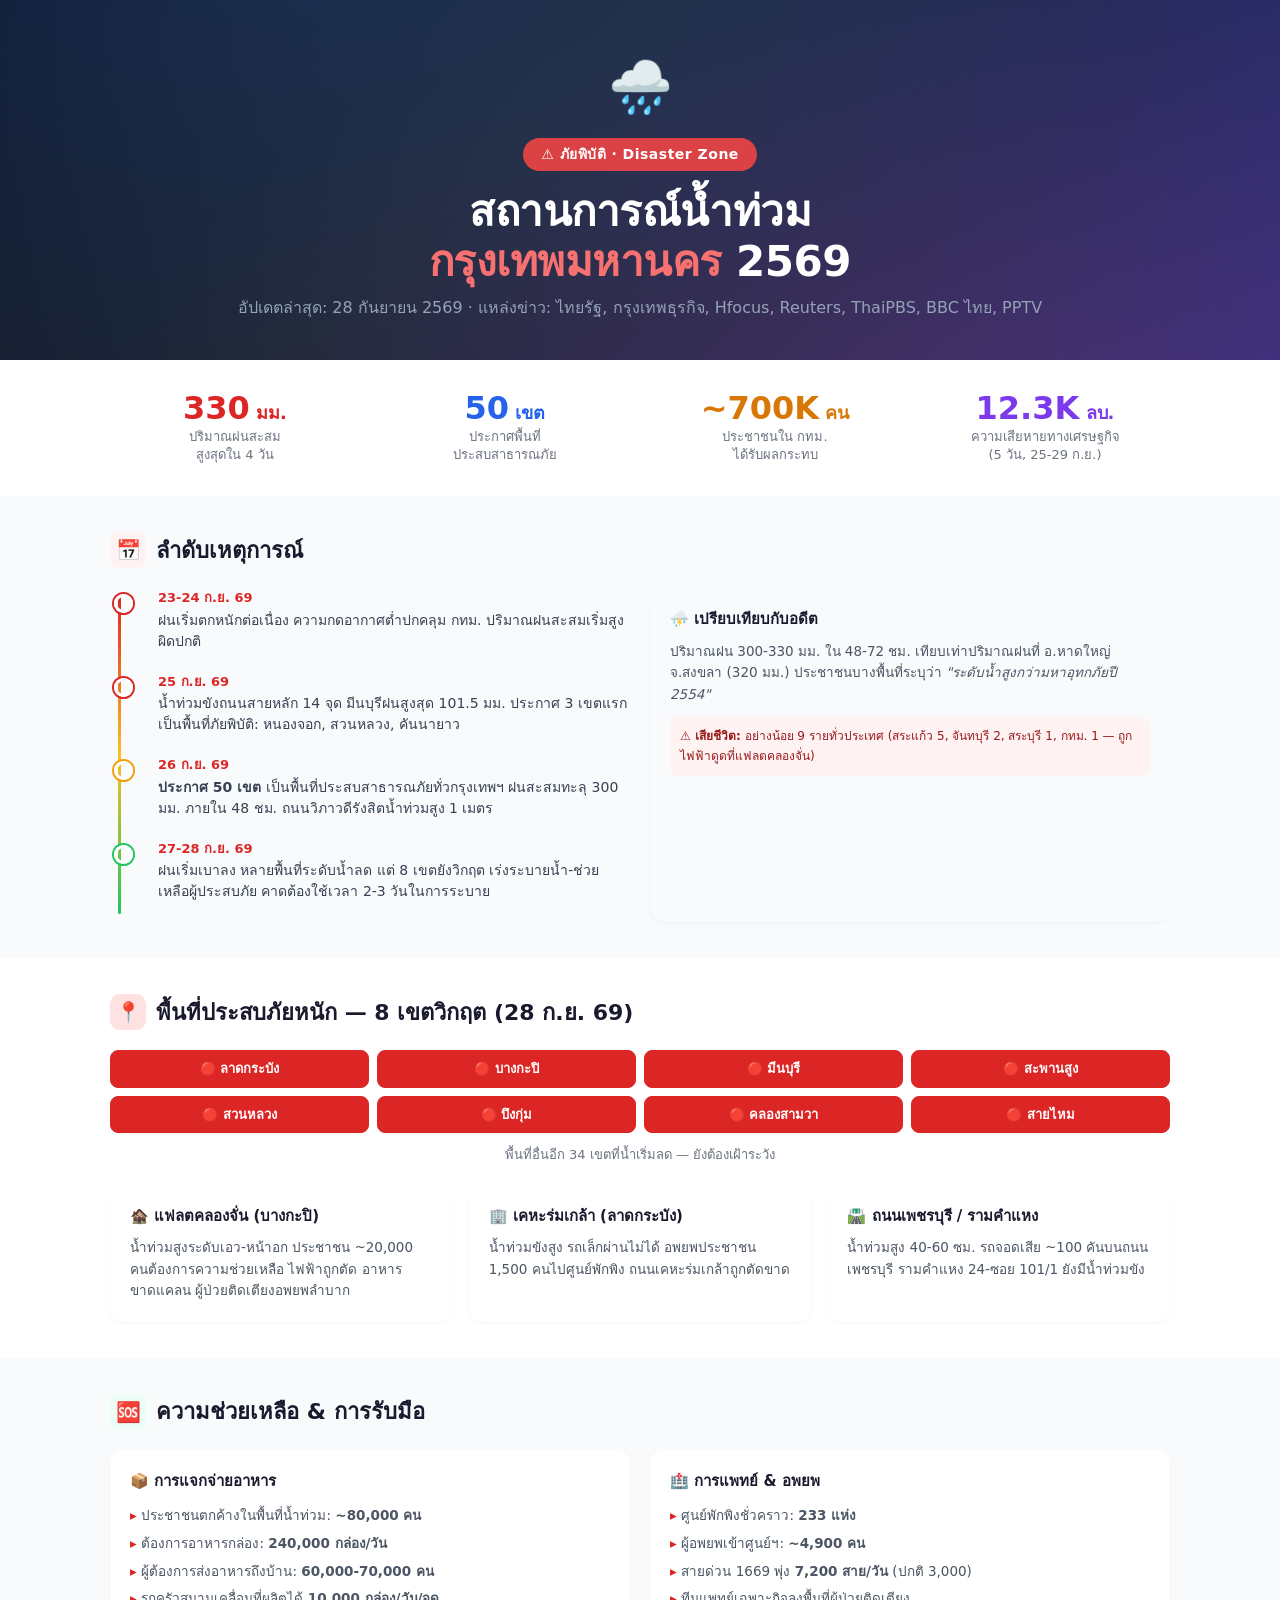
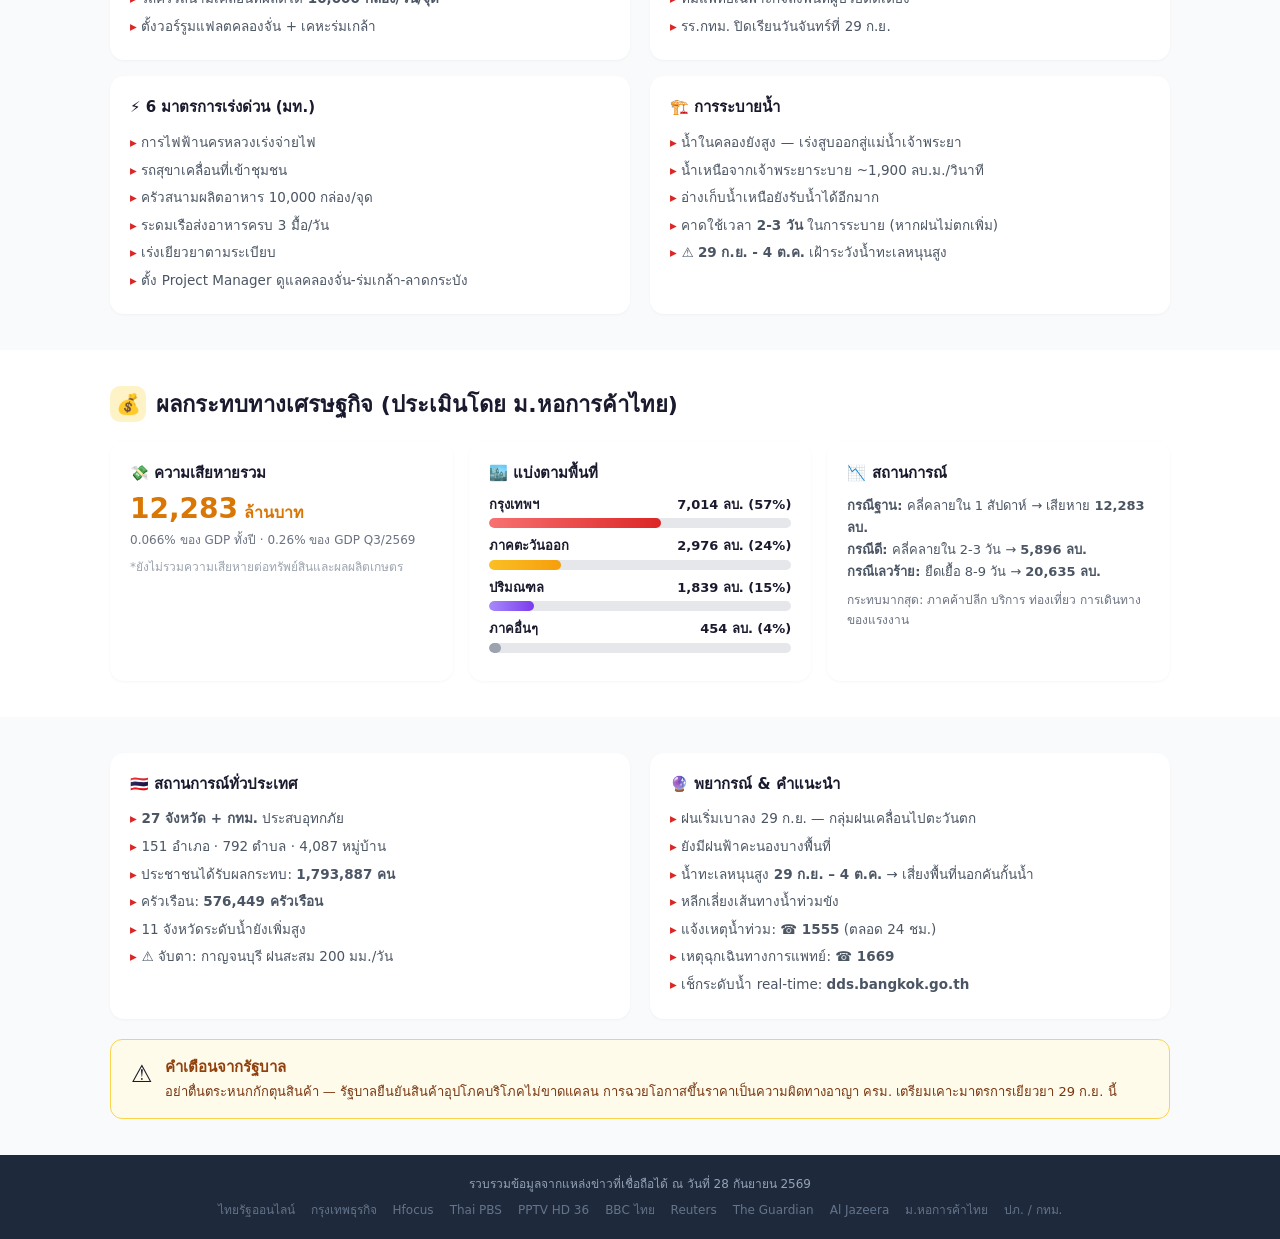
<file: archive/html/bangkok-flood-2026-infographic.html>
<!DOCTYPE html>
<html lang="th">
<head>
<meta charset="UTF-8">
<meta name="viewport" content="width=device-width, initial-scale=1.0">
<title>สถานการณ์น้ำท่วมกรุงเทพมหานคร 2569</title>
<style>
  :root {
    --fg: var(--foreground, #1a1a2e);
    --muted: var(--muted-foreground, #6b7280);
    --accent: var(--accent, #dc2626);
    --border: var(--border, #e5e7eb);
    --card: var(--card, #ffffff);
  }
  * { margin: 0; padding: 0; box-sizing: border-box; }
  body {
    font-family: -apple-system, 'IBM Plex Sans Thai', 'Noto Sans Thai', 'Sarabun', system-ui, sans-serif;
    color: var(--fg);
    background: #f8fafc;
    line-height: 1.5;
  }
  .container { max-width: 1100px; margin: 0 auto; padding: 0 20px; }

  /* Hero */
  .hero {
    background: linear-gradient(135deg, #0f172a 0%, #1e293b 40%, #312e81 100%);
    color: white;
    padding: 48px 0 40px;
    text-align: center;
    position: relative;
    overflow: hidden;
  }
  .hero::before {
    content: '';
    position: absolute;
    top: -50%; left: -20%;
    width: 140%; height: 200%;
    background: radial-gradient(ellipse at 30% 20%, rgba(59,130,246,0.15) 0%, transparent 50%),
                radial-gradient(ellipse at 70% 80%, rgba(239,68,68,0.12) 0%, transparent 50%);
  }
  .hero .container { position: relative; z-index: 1; }
  .hero-badge {
    display: inline-block;
    background: rgba(239,68,68,0.9);
    padding: 6px 18px;
    border-radius: 20px;
    font-size: 14px;
    font-weight: 700;
    letter-spacing: 0.5px;
    margin-bottom: 16px;
  }
  .hero h1 {
    font-size: 42px;
    font-weight: 800;
    line-height: 1.2;
    margin-bottom: 8px;
    letter-spacing: -0.5px;
  }
  .hero h1 span { color: #f87171; }
  .hero .date {
    font-size: 16px;
    color: #94a3b8;
    font-weight: 500;
  }
  .hero .rain-icon {
    font-size: 52px;
    margin-bottom: 12px;
    animation: rain 2s ease-in-out infinite;
  }
  @keyframes rain {
    0%,100% { transform: translateY(0); opacity: 1; }
    50% { transform: translateY(6px); opacity: 0.7; }
  }

  /* Stats Banner */
  .stats-banner {
    background: white;
    border-bottom: 1px solid var(--border);
    padding: 24px 0;
  }
  .stats-grid {
    display: grid;
    grid-template-columns: repeat(4, 1fr);
    gap: 20px;
    text-align: center;
  }
  .stat-item {
    padding: 8px 12px;
  }
  .stat-number {
    font-size: 32px;
    font-weight: 800;
    color: #dc2626;
    line-height: 1;
    margin-bottom: 4px;
  }
  .stat-number.blue { color: #2563eb; }
  .stat-number.amber { color: #d97706; }
  .stat-number.purple { color: #7c3aed; }
  .stat-label {
    font-size: 13px;
    color: #6b7280;
    font-weight: 500;
    line-height: 1.4;
  }

  /* Section */
  .section {
    padding: 36px 0;
  }
  .section-title {
    font-size: 22px;
    font-weight: 700;
    margin-bottom: 20px;
    display: flex;
    align-items: center;
    gap: 10px;
  }
  .section-title .icon {
    width: 36px; height: 36px;
    border-radius: 10px;
    display: flex; align-items: center; justify-content: center;
    font-size: 20px;
  }

  /* Timeline */
  .timeline {
    position: relative;
    padding-left: 28px;
  }
  .timeline::before {
    content: '';
    position: absolute;
    left: 8px; top: 8px; bottom: 8px;
    width: 3px;
    background: linear-gradient(to bottom, #dc2626, #fbbf24, #22c55e);
    border-radius: 2px;
  }
  .tl-item {
    position: relative;
    margin-bottom: 20px;
    padding-left: 20px;
  }
  .tl-item::before {
    content: '';
    position: absolute;
    left: -24px; top: 6px;
    width: 13px; height: 13px;
    border-radius: 50%;
    border: 3px solid white;
    box-shadow: 0 0 0 2px #dc2626;
  }
  .tl-item:nth-child(3)::before { box-shadow: 0 0 0 2px #f59e0b; }
  .tl-item:nth-child(4)::before { box-shadow: 0 0 0 2px #22c55e; }
  .tl-date {
    font-size: 13px;
    font-weight: 700;
    color: #dc2626;
    margin-bottom: 2px;
  }
  .tl-text { font-size: 14px; color: #374151; }

  /* Cards */
  .cards-2 {
    display: grid;
    grid-template-columns: 1fr 1fr;
    gap: 20px;
  }
  .cards-3 {
    display: grid;
    grid-template-columns: repeat(3, 1fr);
    gap: 16px;
  }
  .card {
    background: white;
    border: 1px solid var(--border);
    border-radius: 14px;
    padding: 20px;
    box-shadow: 0 1px 3px rgba(0,0,0,0.04);
  }
  .card h4 {
    font-size: 15px;
    font-weight: 700;
    margin-bottom: 10px;
    display: flex;
    align-items: center;
    gap: 8px;
  }
  .card p, .card li {
    font-size: 13.5px;
    color: #4b5563;
    line-height: 1.6;
  }
  .card ul { list-style: none; padding: 0; }
  .card ul li { padding: 3px 0; }
  .card ul li::before { content: '▸ '; color: #dc2626; font-weight: bold; }

  /* District Grid */
  .district-grid {
    display: grid;
    grid-template-columns: repeat(4, 1fr);
    gap: 8px;
  }
  .district-tag {
    background: #fef2f2;
    border: 1px solid #fecaca;
    border-radius: 8px;
    padding: 8px 10px;
    font-size: 13px;
    font-weight: 600;
    text-align: center;
    color: #991b1b;
  }
  .district-tag.critical {
    background: #dc2626;
    color: white;
    border-color: #dc2626;
  }

  /* Damage bar */
  .damage-bar-wrap { margin: 8px 0; }
  .damage-bar-label {
    display: flex; justify-content: space-between;
    font-size: 13px; font-weight: 600;
    margin-bottom: 4px;
  }
  .damage-bar {
    height: 10px;
    background: #e5e7eb;
    border-radius: 5px;
    overflow: hidden;
  }
  .damage-bar-fill {
    height: 100%;
    background: linear-gradient(90deg, #f87171, #dc2626);
    border-radius: 5px;
  }

  /* Footer */
  .footer {
    background: #1e293b;
    color: #94a3b8;
    padding: 20px 0;
    font-size: 12px;
    text-align: center;
  }
  .footer .sources {
    display: flex;
    flex-wrap: wrap;
    justify-content: center;
    gap: 16px;
    margin-top: 8px;
  }
  .footer .source {
    color: #64748b;
    text-decoration: none;
    font-weight: 500;
  }

  /* Warning callout */
  .callout {
    background: #fffbeb;
    border: 1px solid #fcd34d;
    border-radius: 12px;
    padding: 16px 20px;
    display: flex;
    gap: 12px;
    align-items: flex-start;
  }
  .callout .icon { font-size: 24px; flex-shrink: 0; }
  .callout h4 { font-size: 15px; font-weight: 700; color: #92400e; margin-bottom: 4px; }
  .callout p { font-size: 13px; color: #78350f; }

  @media (max-width: 768px) {
    .stats-grid { grid-template-columns: repeat(2, 1fr); }
    .cards-2, .cards-3 { grid-template-columns: 1fr; }
    .district-grid { grid-template-columns: repeat(2, 1fr); }
    .hero h1 { font-size: 28px; }
  }
</style>
</head>
<body>

<!-- HERO -->
<header class="hero">
  <div class="container">
    <div class="rain-icon">🌧️</div>
    <div class="hero-badge">⚠️ ภัยพิบัติ · Disaster Zone</div>
    <h1>สถานการณ์น้ำท่วม<br><span>กรุงเทพมหานคร</span> 2569</h1>
    <p class="date">อัปเดตล่าสุด: 28 กันยายน 2569 · แหล่งข่าว: ไทยรัฐ, กรุงเทพธุรกิจ, Hfocus, Reuters, ThaiPBS, BBC ไทย, PPTV</p>
  </div>
</header>

<!-- KEY STATS -->
<section class="stats-banner">
  <div class="container">
    <div class="stats-grid">
      <div class="stat-item">
        <div class="stat-number">330<span style="font-size:18px"> มม.</span></div>
        <div class="stat-label">ปริมาณฝนสะสม<br>สูงสุดใน 4 วัน</div>
      </div>
      <div class="stat-item">
        <div class="stat-number blue">50<span style="font-size:18px"> เขต</span></div>
        <div class="stat-label">ประกาศพื้นที่<br>ประสบสาธารณภัย</div>
      </div>
      <div class="stat-item">
        <div class="stat-number amber">~700K<span style="font-size:18px"> คน</span></div>
        <div class="stat-label">ประชาชนใน กทม.<br>ได้รับผลกระทบ</div>
      </div>
      <div class="stat-item">
        <div class="stat-number purple">12.3K<span style="font-size:18px"> ลบ.</span></div>
        <div class="stat-label">ความเสียหายทางเศรษฐกิจ<br>(5 วัน, 25-29 ก.ย.)</div>
      </div>
    </div>
  </div>
</section>

<!-- TIMELINE -->
<section class="section">
  <div class="container">
    <div class="section-title">
      <span class="icon" style="background:#fef2f2;">📅</span>
      ลำดับเหตุการณ์
    </div>
    <div class="cards-2">
      <div class="timeline">
        <div class="tl-item">
          <div class="tl-date">23-24 ก.ย. 69</div>
          <div class="tl-text">ฝนเริ่มตกหนักต่อเนื่อง ความกดอากาศต่ำปกคลุม กทม. ปริมาณฝนสะสมเริ่มสูงผิดปกติ</div>
        </div>
        <div class="tl-item">
          <div class="tl-date">25 ก.ย. 69</div>
          <div class="tl-text">น้ำท่วมขังถนนสายหลัก 14 จุด มีนบุรีฝนสูงสุด 101.5 มม. ประกาศ 3 เขตแรกเป็นพื้นที่ภัยพิบัติ: หนองจอก, สวนหลวง, คันนายาว</div>
        </div>
        <div class="tl-item">
          <div class="tl-date">26 ก.ย. 69</div>
          <div class="tl-text"><strong>ประกาศ 50 เขต</strong> เป็นพื้นที่ประสบสาธารณภัยทั่วกรุงเทพฯ ฝนสะสมทะลุ 300 มม. ภายใน 48 ชม. ถนนวิภาวดีรังสิตน้ำท่วมสูง 1 เมตร</div>
        </div>
        <div class="tl-item">
          <div class="tl-date">27-28 ก.ย. 69</div>
          <div class="tl-text">ฝนเริ่มเบาลง หลายพื้นที่ระดับน้ำลด แต่ 8 เขตยังวิกฤต เร่งระบายน้ำ-ช่วยเหลือผู้ประสบภัย คาดต้องใช้เวลา 2-3 วันในการระบาย</div>
        </div>
      </div>
      <div class="card" style="background:#f8fafc;">
        <h4>⛈️ เปรียบเทียบกับอดีต</h4>
        <p>ปริมาณฝน 300-330 มม. ใน 48-72 ชม. เทียบเท่าปริมาณฝนที่ อ.หาดใหญ่ จ.สงขลา (320 มม.) ประชาชนบางพื้นที่ระบุว่า <em>"ระดับน้ำสูงกว่ามหาอุทกภัยปี 2554"</em></p>
        <div style="margin-top:12px; padding:10px; background:#fef2f2; border-radius:8px;">
          <p style="font-size:12px; color:#991b1b;"><strong>⚠️ เสียชีวิต:</strong> อย่างน้อย 9 รายทั่วประเทศ (สระแก้ว 5, จันทบุรี 2, สระบุรี 1, กทม. 1 — ถูกไฟฟ้าดูดที่แฟลตคลองจั่น)</p>
        </div>
      </div>
    </div>
  </div>
</section>

<!-- AFFECTED AREAS -->
<section class="section" style="background:white; border-top:1px solid var(--border); border-bottom:1px solid var(--border);">
  <div class="container">
    <div class="section-title">
      <span class="icon" style="background:#fee2e2;">📍</span>
      พื้นที่ประสบภัยหนัก — 8 เขตวิกฤต (28 ก.ย. 69)
    </div>
    <div class="district-grid">
      <div class="district-tag critical">🔴 ลาดกระบัง</div>
      <div class="district-tag critical">🔴 บางกะปิ</div>
      <div class="district-tag critical">🔴 มีนบุรี</div>
      <div class="district-tag critical">🔴 สะพานสูง</div>
      <div class="district-tag critical">🔴 สวนหลวง</div>
      <div class="district-tag critical">🔴 บึงกุ่ม</div>
      <div class="district-tag critical">🔴 คลองสามวา</div>
      <div class="district-tag critical">🔴 สายไหม</div>
    </div>
    <p style="font-size:13px; color:#6b7280; margin-top:12px; text-align:center;">พื้นที่อื่นอีก 34 เขตที่น้ำเริ่มลด — ยังต้องเฝ้าระวัง</p>

    <div class="cards-3" style="margin-top:20px;">
      <div class="card">
        <h4>🏚️ แฟลตคลองจั่น (บางกะปิ)</h4>
        <p>น้ำท่วมสูงระดับเอว-หน้าอก ประชาชน ~20,000 คนต้องการความช่วยเหลือ ไฟฟ้าถูกตัด อาหารขาดแคลน ผู้ป่วยติดเตียงอพยพลำบาก</p>
      </div>
      <div class="card">
        <h4>🏢 เคหะร่มเกล้า (ลาดกระบัง)</h4>
        <p>น้ำท่วมขังสูง รถเล็กผ่านไม่ได้ อพยพประชาชน 1,500 คนไปศูนย์พักพิง ถนนเคหะร่มเกล้าถูกตัดขาด</p>
      </div>
      <div class="card">
        <h4>🛣️ ถนนเพชรบุรี / รามคำแหง</h4>
        <p>น้ำท่วมสูง 40-60 ซม. รถจอดเสีย ~100 คันบนถนนเพชรบุรี รามคำแหง 24-ซอย 101/1 ยังมีน้ำท่วมขัง</p>
      </div>
    </div>
  </div>
</section>

<!-- RELIEF & AID -->
<section class="section">
  <div class="container">
    <div class="section-title">
      <span class="icon" style="background:#ecfdf5;">🆘</span>
      ความช่วยเหลือ & การรับมือ
    </div>
    <div class="cards-2">
      <div class="card">
        <h4>📦 การแจกจ่ายอาหาร</h4>
        <ul>
          <li>ประชาชนตกค้างในพื้นที่น้ำท่วม: <strong>~80,000 คน</strong></li>
          <li>ต้องการอาหารกล่อง: <strong>240,000 กล่อง/วัน</strong></li>
          <li>ผู้ต้องการส่งอาหารถึงบ้าน: <strong>60,000-70,000 คน</strong></li>
          <li>รถครัวสนามเคลื่อนที่ผลิตได้ <strong>10,000 กล่อง/วัน/จุด</strong></li>
          <li>ตั้งวอร์รูมแฟลตคลองจั่น + เคหะร่มเกล้า</li>
        </ul>
      </div>
      <div class="card">
        <h4>🏥 การแพทย์ & อพยพ</h4>
        <ul>
          <li>ศูนย์พักพิงชั่วคราว: <strong>233 แห่ง</strong></li>
          <li>ผู้อพยพเข้าศูนย์ฯ: <strong>~4,900 คน</strong></li>
          <li>สายด่วน 1669 พุ่ง <strong>7,200 สาย/วัน</strong> (ปกติ 3,000)</li>
          <li>ทีมแพทย์เฉพาะกิจลงพื้นที่ผู้ป่วยติดเตียง</li>
          <li>รร.กทม. ปิดเรียนวันจันทร์ที่ 29 ก.ย.</li>
        </ul>
      </div>
    </div>

    <div class="cards-2" style="margin-top:16px;">
      <div class="card">
        <h4>⚡ 6 มาตรการเร่งด่วน (มท.)</h4>
        <ul>
          <li>การไฟฟ้านครหลวงเร่งจ่ายไฟ</li>
          <li>รถสุขาเคลื่อนที่เข้าชุมชน</li>
          <li>ครัวสนามผลิตอาหาร 10,000 กล่อง/จุด</li>
          <li>ระดมเรือส่งอาหารครบ 3 มื้อ/วัน</li>
          <li>เร่งเยียวยาตามระเบียบ</li>
          <li>ตั้ง Project Manager ดูแลคลองจั่น-ร่มเกล้า-ลาดกระบัง</li>
        </ul>
      </div>
      <div class="card">
        <h4>🏗️ การระบายน้ำ</h4>
        <ul>
          <li>น้ำในคลองยังสูง — เร่งสูบออกสู่แม่น้ำเจ้าพระยา</li>
          <li>น้ำเหนือจากเจ้าพระยาระบาย ~1,900 ลบ.ม./วินาที</li>
          <li>อ่างเก็บน้ำเหนือยังรับน้ำได้อีกมาก</li>
          <li>คาดใช้เวลา <strong>2-3 วัน</strong> ในการระบาย (หากฝนไม่ตกเพิ่ม)</li>
          <li>⚠️ <strong>29 ก.ย. - 4 ต.ค.</strong> เฝ้าระวังน้ำทะเลหนุนสูง</li>
        </ul>
      </div>
    </div>
  </div>
</section>

<!-- ECONOMIC IMPACT -->
<section class="section" style="background:white; border-top:1px solid var(--border);">
  <div class="container">
    <div class="section-title">
      <span class="icon" style="background:#fef3c7;">💰</span>
      ผลกระทบทางเศรษฐกิจ (ประเมินโดย ม.หอการค้าไทย)
    </div>
    <div class="cards-3">
      <div class="card">
        <h4>💸 ความเสียหายรวม</h4>
        <div class="stat-number amber" style="font-size:28px; margin:8px 0;">12,283<span style="font-size:16px"> ล้านบาท</span></div>
        <p style="font-size:12px; color:#6b7280;">0.066% ของ GDP ทั้งปี · 0.26% ของ GDP Q3/2569</p>
        <div style="margin-top:8px; font-size:12px; color:#9ca3af;">*ยังไม่รวมความเสียหายต่อทรัพย์สินและผลผลิตเกษตร</div>
      </div>
      <div class="card">
        <h4>🏙️ แบ่งตามพื้นที่</h4>
        <div class="damage-bar-wrap">
          <div class="damage-bar-label"><span>กรุงเทพฯ</span><span>7,014 ลบ. (57%)</span></div>
          <div class="damage-bar"><div class="damage-bar-fill" style="width:57%"></div></div>
        </div>
        <div class="damage-bar-wrap">
          <div class="damage-bar-label"><span>ภาคตะวันออก</span><span>2,976 ลบ. (24%)</span></div>
          <div class="damage-bar"><div class="damage-bar-fill" style="width:24%; background:linear-gradient(90deg,#fbbf24,#f59e0b);"></div></div>
        </div>
        <div class="damage-bar-wrap">
          <div class="damage-bar-label"><span>ปริมณฑล</span><span>1,839 ลบ. (15%)</span></div>
          <div class="damage-bar"><div class="damage-bar-fill" style="width:15%; background:linear-gradient(90deg,#a78bfa,#7c3aed);"></div></div>
        </div>
        <div class="damage-bar-wrap">
          <div class="damage-bar-label"><span>ภาคอื่นๆ</span><span>454 ลบ. (4%)</span></div>
          <div class="damage-bar"><div class="damage-bar-fill" style="width:4%; background:#9ca3af;"></div></div>
        </div>
      </div>
      <div class="card">
        <h4>📉 สถานการณ์</h4>
        <div style="margin-top:8px;">
          <p style="font-size:13px; line-height:1.7;">
            <strong>กรณีฐาน:</strong> คลี่คลายใน 1 สัปดาห์ → เสียหาย <strong>12,283 ลบ.</strong><br>
            <strong>กรณีดี:</strong> คลี่คลายใน 2-3 วัน → <strong>5,896 ลบ.</strong><br>
            <strong>กรณีเลวร้าย:</strong> ยืดเยื้อ 8-9 วัน → <strong>20,635 ลบ.</strong>
          </p>
          <p style="font-size:12px; color:#6b7280; margin-top:8px;">
            กระทบมากสุด: ภาคค้าปลีก บริการ ท่องเที่ยว การเดินทางของแรงงาน
          </p>
        </div>
      </div>
    </div>
  </div>
</section>

<!-- NATIONAL + FORECAST -->
<section class="section">
  <div class="container">
    <div class="cards-2">
      <div class="card">
        <h4>🇹🇭 สถานการณ์ทั่วประเทศ</h4>
        <ul>
          <li><strong>27 จังหวัด + กทม.</strong> ประสบอุทกภัย</li>
          <li>151 อำเภอ · 792 ตำบล · 4,087 หมู่บ้าน</li>
          <li>ประชาชนได้รับผลกระทบ: <strong>1,793,887 คน</strong></li>
          <li>ครัวเรือน: <strong>576,449 ครัวเรือน</strong></li>
          <li>11 จังหวัดระดับน้ำยังเพิ่มสูง</li>
          <li>⚠️ จับตา: กาญจนบุรี ฝนสะสม 200 มม./วัน</li>
        </ul>
      </div>
      <div class="card">
        <h4>🔮 พยากรณ์ & คำแนะนำ</h4>
        <ul>
          <li>ฝนเริ่มเบาลง 29 ก.ย. — กลุ่มฝนเคลื่อนไปตะวันตก</li>
          <li>ยังมีฝนฟ้าคะนองบางพื้นที่</li>
          <li>น้ำทะเลหนุนสูง <strong>29 ก.ย. – 4 ต.ค.</strong> → เสี่ยงพื้นที่นอกคันกั้นน้ำ</li>
          <li>หลีกเลี่ยงเส้นทางน้ำท่วมขัง</li>
          <li>แจ้งเหตุน้ำท่วม: <strong>☎️ 1555</strong> (ตลอด 24 ชม.)</li>
          <li>เหตุฉุกเฉินทางการแพทย์: <strong>☎️ 1669</strong></li>
          <li>เช็กระดับน้ำ real-time: <strong>dds.bangkok.go.th</strong></li>
        </ul>
      </div>
    </div>

    <div class="callout" style="margin-top:20px;">
      <span class="icon">⚠️</span>
      <div>
        <h4>คำเตือนจากรัฐบาล</h4>
        <p>อย่าตื่นตระหนกกักตุนสินค้า — รัฐบาลยืนยันสินค้าอุปโภคบริโภคไม่ขาดแคลน การฉวยโอกาสขึ้นราคาเป็นความผิดทางอาญา ครม. เตรียมเคาะมาตรการเยียวยา 29 ก.ย. นี้</p>
      </div>
    </div>
  </div>
</section>

<!-- FOOTER -->
<footer class="footer">
  <div class="container">
    <p>รวบรวมข้อมูลจากแหล่งข่าวที่เชื่อถือได้ ณ วันที่ 28 กันยายน 2569</p>
    <div class="sources">
      <span class="source">ไทยรัฐออนไลน์</span>
      <span class="source">กรุงเทพธุรกิจ</span>
      <span class="source">Hfocus</span>
      <span class="source">Thai PBS</span>
      <span class="source">PPTV HD 36</span>
      <span class="source">BBC ไทย</span>
      <span class="source">Reuters</span>
      <span class="source">The Guardian</span>
      <span class="source">Al Jazeera</span>
      <span class="source">ม.หอการค้าไทย</span>
      <span class="source">ปภ. / กทม.</span>
    </div>
  </div>
</footer>

</body>
</html>
</file>
